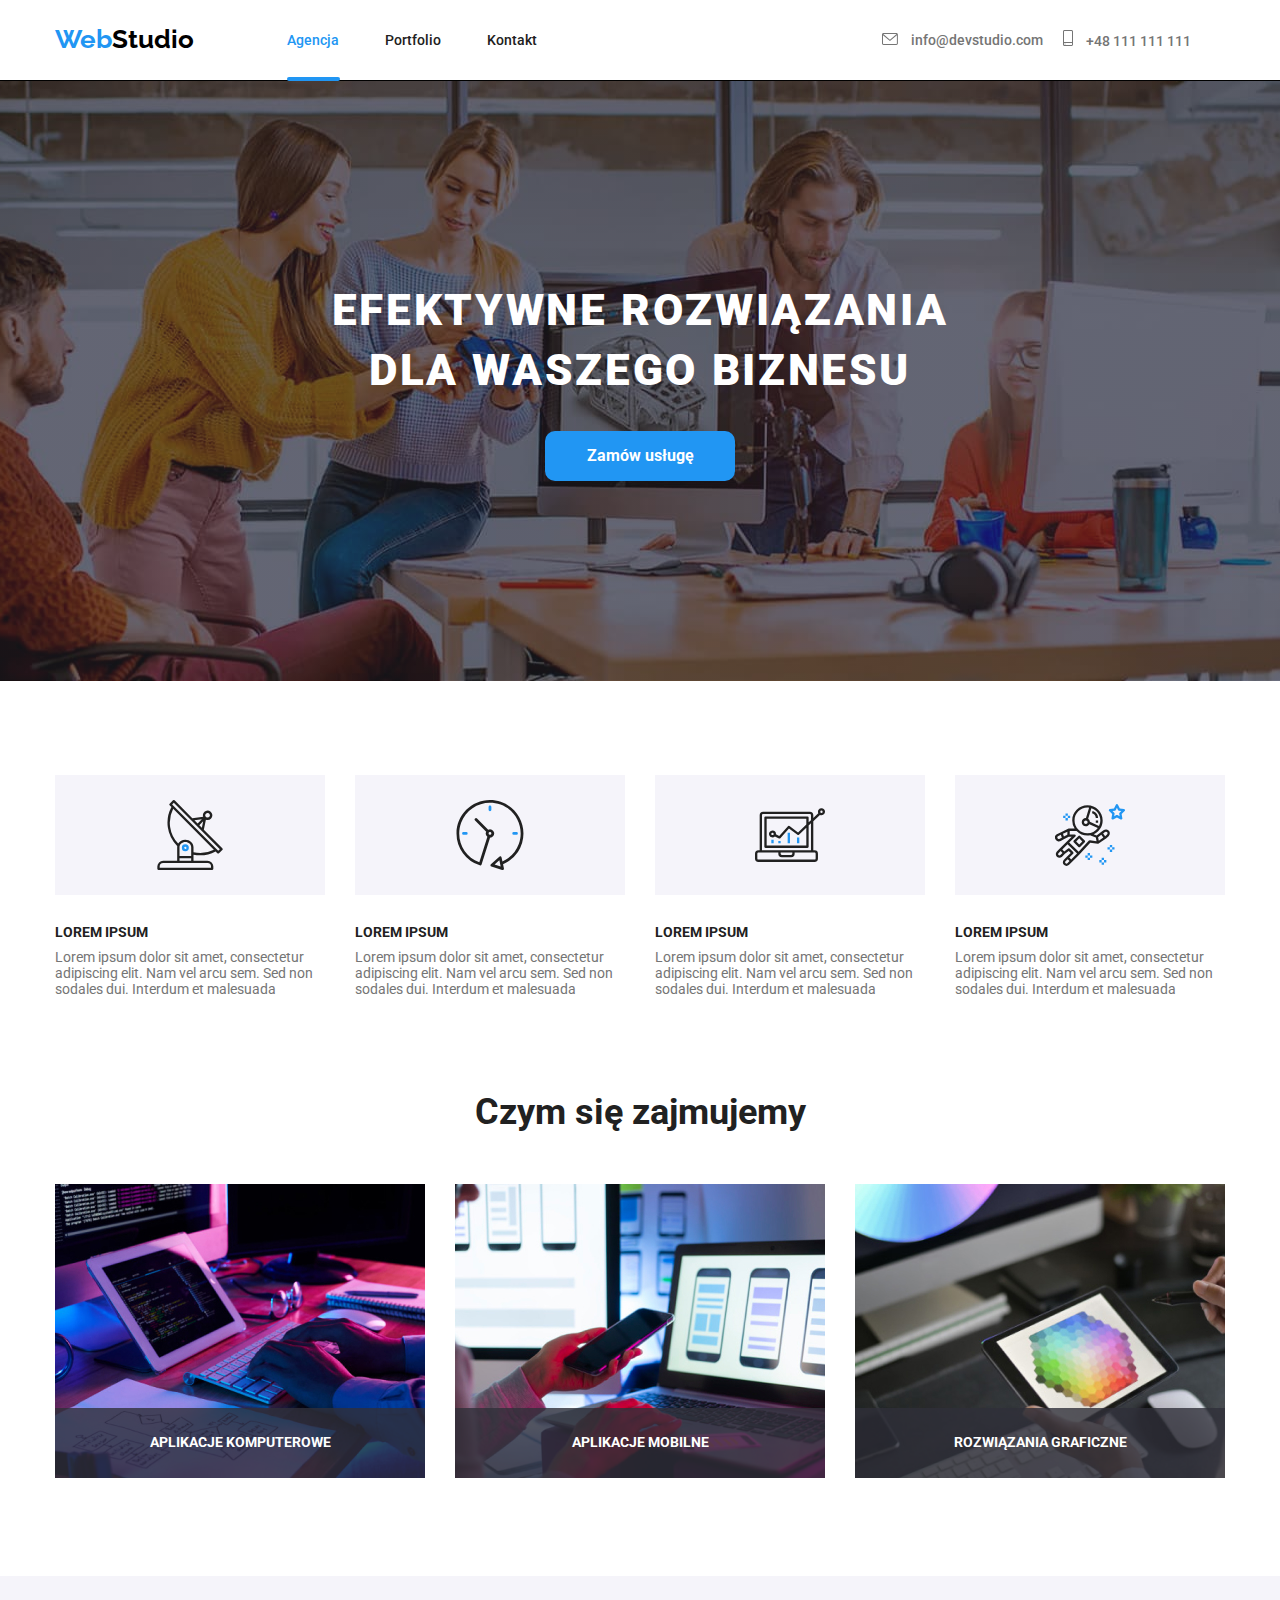
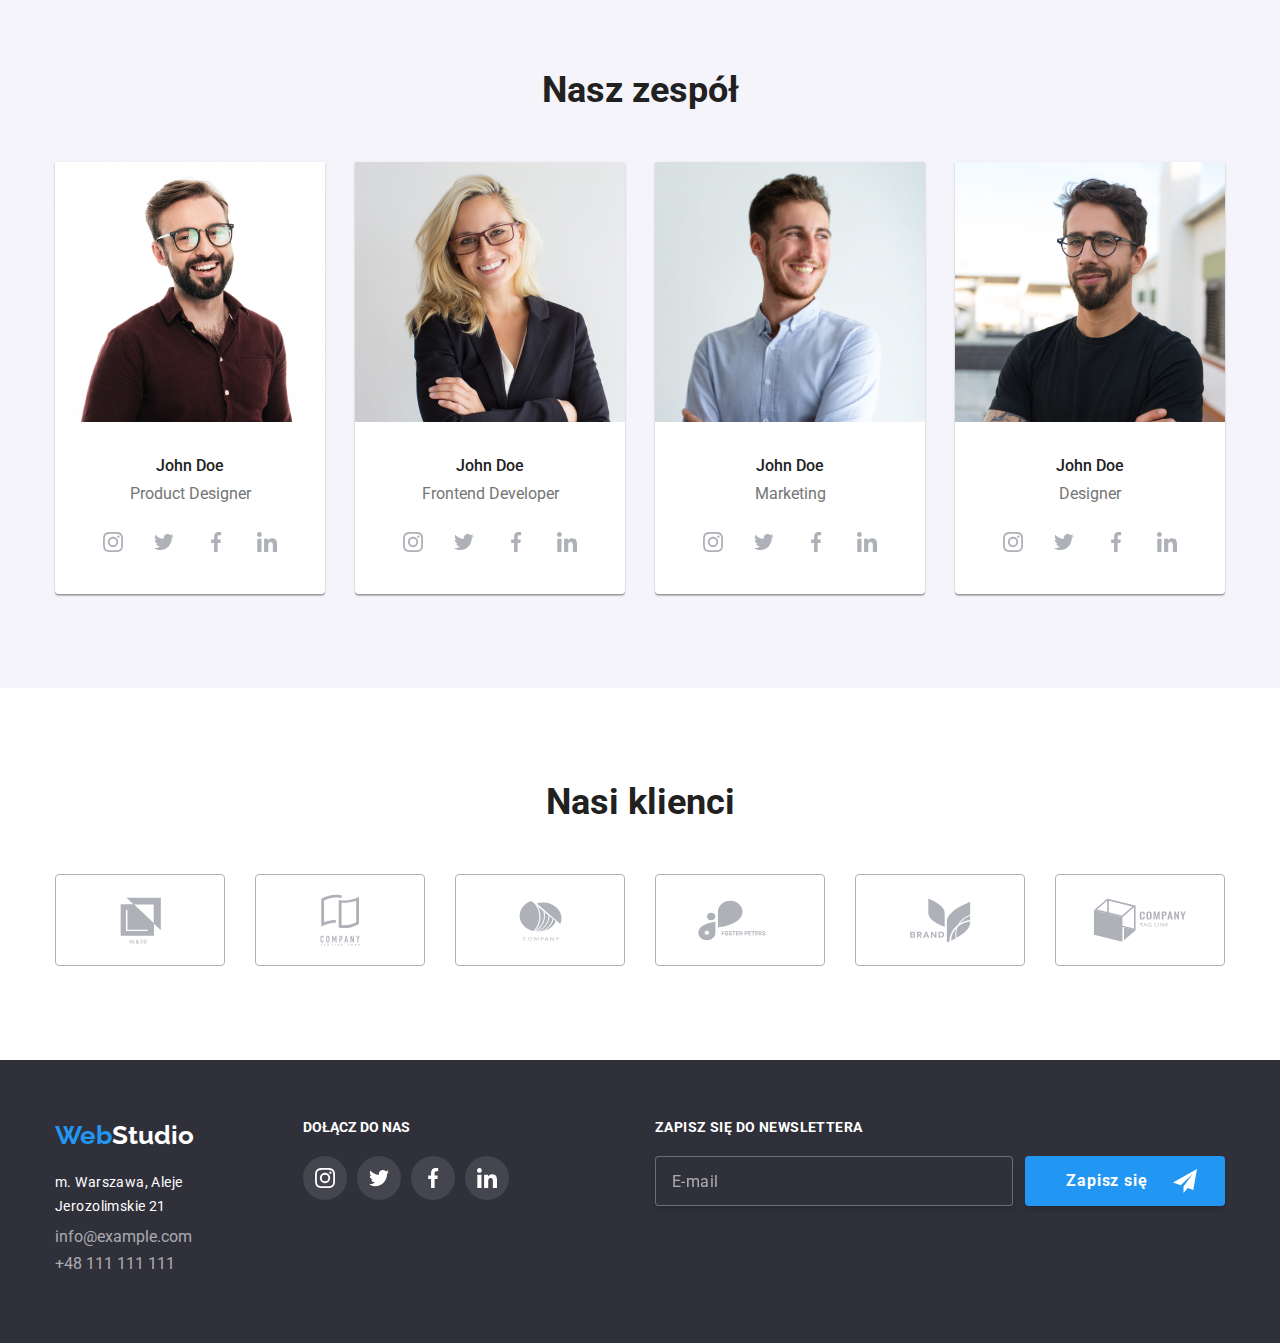
<file: index.html>
<!DOCTYPE html>
<html lang="pl">

<head>
    <meta charset="UTF-8">
    <meta http-equiv="X-UA-Compatible" content="IE=edge">
    <meta name="viewport" content="width=device-width, initial-scale=1.0">
    <title>Studio</title>
    <link rel="stylesheet"
        href="https://cdnjs.cloudflare.com/ajax/libs/modern-normalize/1.0.0/modern-normalize.min.css" />
    <link rel="preconnect" href="https://fonts.gstatic.com" crossorigin>
    <link
        href="https://fonts.googleapis.com/css2?family=Raleway:wght@700&family=Roboto:wght@400;500;700;900&display=swap"
        rel="stylesheet">
    <link href="./css/main.min.css" rel="stylesheet" />

</head>

<body>
    <header class="header header--dark">
        <div class="container">
            <a class="logo" href="./index.html"><span class="logo__accent-text">Web</span>Studio</a>
            <nav>
                <ul class="nav-list">
                    <li><a class="nav-list__link nav-list__link--site" href="./index.html">Agencja</a></li>
                    <li><a class="nav-list__link" href="./portfolio.html">Portfolio</a></li>
                    <li><a class="nav-list__link" href="./kontakt">Kontakt</a></li>
                </ul>
            </nav>
            <ul class="contact-list">
                <li><a class="contact-list__link" href=" mailto:info@devstudio.com">
                        <svg class="contact-list__link-icon" width="16" height="12">
                            <use href="./images/icons.svg#icon-envelope"></use>
                        </svg>
                        info@devstudio.com</a></li>
                <li><a class="contact-list__link" href="tel:+48111111111">
                        <svg class="contact-list__link-icon" width="10" height="16">
                            <use href="./images/icons.svg#icon-smartphone"></use>
                        </svg>
                        +48 111 111 111</a></li>
            </ul>
        </div>
    </header>
    <main>
        <section class="banner">
            <div class=" banner__box container">
                <h1 class="banner__text">EFEKTYWNE ROZWIĄZANIA DLA WASZEGO BIZNESU</h1>
                <button type="button" class="banner__btn" data-modal-open>Zamów usługę</button>
            </div>
        </section>
        <section class="container section no-padding">
            <ul class="description-list">
                <li>
                    <div class="description-list__icon">
                        <svg width="70" height="70">
                            <use href="./images/icons.svg#icon-antenna-1"></use>
                        </svg>
                    </div>
                    <h4 class="description-list__header">LOREM IPSUM</h4>
                    <p class="description-list__text">Lorem ipsum dolor sit amet, consectetur adipiscing elit. Nam vel
                        arcu sem. Sed non sodales
                        dui. Interdum et malesuada</p>
                </li>
                <li>
                    <div class="description-list__icon">
                        <svg width="70" height="70">
                            <use href="./images/icons.svg#icon-clock-1"></use>
                        </svg>
                    </div>
                    <h4 class="description-list__header">LOREM IPSUM</h4>
                    <p class="description-list__text">Lorem ipsum dolor sit amet, consectetur adipiscing elit. Nam vel
                        arcu sem. Sed non
                        sodales dui. Interdum et malesuada</p>
                </li>
                <li>
                    <div class="description-list__icon">
                        <svg width="70" height="70">
                            <use href="./images/icons.svg#icon-diagram-1"></use>
                        </svg>
                    </div>
                    <h4 class="description-list__header">LOREM IPSUM</h4>
                    <p class="description-list__text">Lorem ipsum dolor sit amet, consectetur adipiscing elit. Nam vel
                        arcu sem. Sed non
                        sodales dui. Interdum et malesuada</p>
                </li>
                <li>
                    <div class="description-list__icon">
                        <svg width="70" height="70">
                            <use href="./images/icons.svg#icon-astronaut-1"></use>
                        </svg>
                    </div>
                    <h4 class="description-list__header">LOREM IPSUM</h4>
                    <p class="description-list__text">Lorem ipsum dolor sit amet, consectetur adipiscing elit. Nam vel
                        arcu sem. Sed non
                        sodales dui. Interdum et malesuada</p>
                </li>
            </ul>
        </section>
        <section class="section">
            <div class=" services container">
                <h2 class="services__header">Czym się zajmujemy</h2>
                <ul class="services-list">
                    <li class="services-list__card">
                        <img src="./images/img1.jpg"
                            alt="Biurko z dwoma monitorami, jednym tabletem, okularami. Widoczne ręce osoby, która pisze na klawiaturze."
                            width="370" height="294" />
                        <p class="services-list__text">APLIKACJE KOMPUTEROWE</p>
                    </li>
                    <li class="services-list__card">
                        <img src="./images/img2.jpg"
                            alt="Osoba trzymająca smatfon, a przed nią laptop z ilustracjami trzech smartfonów."
                            width="370" height="294" />
                        <p class="services-list__text">APLIKACJE MOBILNE</p>
                    </li>
                    <li class="services-list__card">
                        <img src="./images/img3.jpg"
                            alt="Tablet trzymany w jednej ręce z paletą kolorów. W tle widoczny monitor, klawiatura, myszka i smartfon."
                            width="370" height="294" />
                        <p class="services-list__text">ROZWIĄZANIA GRAFICZNE</p>
                    </li>
                </ul>
            </div>
        </section>
        <section class="team-section section">
            <div class="container">
                <h2 class="team-section__header">Nasz zespół</h2>
                <ul class="team-list">
                    <li>
                        <figure class="team-list__card">
                            <img src="./images/img4.jpg"
                                alt="Zdjęcie John Doe. Mężczyzna w okularach, brązowe włosy i broda. Ubrany w bordową koszulę."
                                width="270" height="260" />
                            <figcaption class="team-caption">
                                <p class="team-caption__text">John Doe</p>
                                <p class="team-caption__job">Product Designer</p>
                                <div>
                                    <ul class="icons-list">
                                        <li class="icons-list__icon">
                                            <svg width="20" height="20">
                                                <use href="./images/icons.svg#icon-instagram-2"></use>
                                            </svg>
                                        </li>
                                        <li class="icons-list__icon">
                                            <svg width="20" height="20">
                                                <use href="./images/icons.svg#icon-Group"></use>
                                            </svg>
                                        </li>
                                        <li class="icons-list__icon">
                                            <svg width="20" height="20">
                                                <use href="./images/icons.svg#icon-facebook-1-1"></use>
                                            </svg>
                                        </li>
                                        <li class="icons-list__icon">
                                            <svg width="20" height="20">
                                                <use href="./images/icons.svg#icon-linkedin-1"></use>
                                            </svg>
                                        </li>
                                    </ul>
                                </div>
                            </figcaption>
                        </figure>
                    </li>
                    <li>
                        <figure class="team-list__card">
                            <img src="./images/img5.jpg"
                                alt="Zdjęcie John Doe. Kobieta w okularach, długie blond włosy. Ubrana w czarną marynarkę."
                                width="270" height="260" />
                            <figcaption class="team-caption">
                                <p class="team-caption__text">John Doe</p>
                                <p class="team-caption__job">Frontend Developer</p>
                                <div>
                                    <ul class="icons-list">
                                        <li class="icons-list__icon">
                                            <svg width="20" height="20">
                                                <use href="./images/icons.svg#icon-instagram-2"></use>
                                            </svg>
                                        </li>
                                        <li class="icons-list__icon">
                                            <svg width="20" height="20">
                                                <use href="./images/icons.svg#icon-Group"></use>
                                            </svg>
                                        </li>
                                        <li class="icons-list__icon">
                                            <svg width="20" height="20">
                                                <use href="./images/icons.svg#icon-facebook-1-1"></use>
                                            </svg>
                                        </li>
                                        <li class="icons-list__icon">
                                            <svg width="20" height="20">
                                                <use href="./images/icons.svg#icon-linkedin-1"></use>
                                            </svg>
                                        </li>
                                    </ul>
                                </div>
                            </figcaption>
                        </figure>
                    </li>
                    <li>
                        <figure class="team-list__card">
                            <img src="./images/img6.jpg"
                                alt="Zdjęcie John Doe. Mężczyzna z jasnymi brązowymi włosami i brodą.Ubrany w błękitną koszulę."
                                width="270" height="260" />
                            <figcaption class="team-caption">
                                <p class="team-caption__text">John Doe</p>
                                <p class="team-caption__job">Marketing</p>
                                <div>
                                    <ul class="icons-list">
                                        <li class="icons-list__icon">
                                            <svg width="20" height="20">
                                                <use href="./images/icons.svg#icon-instagram-2"></use>
                                            </svg>
                                        </li>
                                        <li class="icons-list__icon">
                                            <svg width="20" height="20">
                                                <use href="./images/icons.svg#icon-Group"></use>
                                            </svg>
                                        </li>
                                        <li class="icons-list__icon">
                                            <svg width="20" height="20">
                                                <use href="./images/icons.svg#icon-facebook-1-1"></use>
                                            </svg>
                                        </li>
                                        <li class="icons-list__icon">
                                            <svg width="20" height="20">
                                                <use href="./images/icons.svg#icon-linkedin-1"></use>
                                            </svg>
                                        </li>
                                    </ul>
                                </div>
                            </figcaption>
                        </figure>
                    </li>
                    <li>
                        <figure class="team-list__card">
                            <img src="./images/img7.jpg"
                                alt="Zdjęcie John Doe. Mężczyzna w okularach, brązowe włosy i broda. Ubrany w czarny t-shirt."
                                width="270" height="260" />
                            <figcaption class="team-caption">
                                <p class="team-caption__text">John Doe</p>
                                <p class="team-caption__job">Designer</p>
                                <div>
                                    <ul class="icons-list">
                                        <li class="icons-list__icon">
                                            <svg width="20" height="20">
                                                <use href="./images/icons.svg#icon-instagram-2"></use>
                                            </svg>
                                        </li>
                                        <li class="icons-list__icon">
                                            <svg width="20" height="20">
                                                <use href="./images/icons.svg#icon-Group"></use>
                                            </svg>
                                        </li>
                                        <li class="icons-list__icon">
                                            <svg width="20" height="20">
                                                <use href="./images/icons.svg#icon-facebook-1-1"></use>
                                            </svg>
                                        </li>
                                        <li class="icons-list__icon">
                                            <svg width="20" height="20">
                                                <use href="./images/icons.svg#icon-linkedin-1"></use>
                                            </svg>
                                        </li>
                                    </ul>
                                </div>
                            </figcaption>
                        </figure>
                    </li>
                </ul>
            </div>
        </section>
        <section class="customers">
            <div class="container">
                <h2 class="customers__header">Nasi klienci</h2>
                <ul class="customers-list">
                    <li class="customers-list__icon">
                        <svg width="41" height="47">
                            <use href="./images/icons.svg#icon-client-1"></use>
                        </svg>
                    </li>
                    <li class="customers-list__icon">
                        <svg width="40" height="52">
                            <use href="./images/icons.svg#icon-client-2"></use>
                        </svg>
                    </li>
                    <li class="customers-list__icon">
                        <svg width="43" height="41">
                            <use href="./images/icons.svg#icon-client-3"></use>
                        </svg>
                    </li>
                    <li class="customers-list__icon">
                        <svg width="88" height="41">
                            <use href="./images/icons.svg#icon-client-4"></use>
                        </svg>
                    </li>
                    <li class="customers-list__icon">
                        <svg width="63" height="45">
                            <use href="./images/icons.svg#icon-client-5"></use>
                        </svg>
                    </li>
                    <li class="customers-list__icon">
                        <svg width="94" height="44">
                            <use href="./images/icons.svg#icon-client-6"></use>
                        </svg>
                    </li>
                </ul>
            </div>
        </section>
    </main>
    <footer class="footer">
        <div class="container">
            <div>
                <a class="logo logo--light-theme" href="./index.html"><span
                        class="logo__accent-text">Web</span>Studio</a>
                <address class="footer__address">
                    m. Warszawa, Aleje Jerozolimskie 21
                </address>
                <address>
                    <ul class="contact-list-footer">
                        <li>
                            <a class="contact-list-footer__link" href="mailto:info@example.com">info@example.com</a>
                        </li>
                        <li>
                            <a class="contact-list-footer__link" href="+48111111111">+48 111 111 111</a>
                        </li>
                    </ul>
                </address>
            </div>
            <div class="footer__socials">
                <h5 class="footer__header">DOŁĄCZ DO NAS</h5>
                <ul class="footer-icons">
                    <li class="footer-icons__icon"><svg width="20" height="20">
                            <use href="./images/icons.svg#icon-instagram-2-1"></use>
                        </svg>
                    </li>
                    <li class="footer-icons__icon"><svg width="20" height="20">
                            <use href="./images/icons.svg#icon-twitter-1"></use>
                        </svg>
                    </li>
                    <li class="footer-icons__icon"><svg width="20" height="20">
                            <use href="./images/icons.svg#icon-facebook-1-1"></use>
                        </svg>
                    </li>
                    <li class="footer-icons__icon"><svg width="20" height="20">
                            <use href="./images/icons.svg#icon-linkedin-1-1"></use>
                        </svg>
                    </li>
                </ul>
            </div>
            <form class="fieldset-footer" name="signup-form">
                <fieldset class="fieldset-footer">
                    <legend class="fieldset-footer__legend">ZAPISZ SIĘ DO NEWSLETTERA</legend>
                    <label>
                        <input class="fieldset-footer__input" type="email" name="email" placeholder="E-mail" />
                    </label>
                    <button class="fieldset-footer__btn" type="submit">Zapisz się
                        <svg class="fieldset-footer__btn-icon" width="24" height="24">
                            <use href="./images/icons.svg#icon-icon-send"></use>
                        </svg>
                    </button>
                </fieldset>
            </form>
        </div>
    </footer>
    <div class="backdrop is-hidden" data-modal>
        <div class="modal">
            <button type="button" class="modal_close-btn" data-modal-close>x</button>
            <form class="modal__form" name="user-data-order">
                <fieldset class="modal__fieldset">
                    <legend class="modal__legend">Zostaw swoje dane w formularzu poniżej</legend>
                    <fieldset class="modal__fieldset-secondary">
                        <svg class="modal__icon" width="18" height="18">
                            <use href="./images/icons.svg#icon-person-black-18dp-1"></use>
                        </svg>
                        <label class="modal__label" for="user-name">Imie</label>
                        <input class="modal__input" type="text" name="name" id="user-name" />
                    </fieldset>
                    <fieldset class="modal__fieldset-secondary">
                        <svg class="modal__icon" width="18" height="18">
                            <use href="./images/icons.svg#icon-phone-black-18dp-1"></use>
                        </svg>
                        <label class="modal__label" for="user-telephone">Telefon</label>
                        <input class="modal__input" type="tel" name="telephone" id="user-telephone" />
                    </fieldset>
                    <fieldset class="modal__fieldset-secondary">
                        <svg class="modal__icon" width="18" height="18">
                            <use href="./images/icons.svg#icon-email-black-18dp-1"></use>
                        </svg>
                        <label class="modal__label" for="user-email">Email</label>
                        <input class="modal__input" type="email" name="email" id="user-email" />
                    </fieldset>
                    <fieldset class="modal__fieldset-secondary">
                        <label class="modal__label" for="user-feedback">Komentarz</label>
                        <textarea class="modal__input-textarea" name="feedback" id="user-feedback"
                            placeholder="Wprowadź tekst"></textarea>
                    </fieldset>
                    <fieldset class="checkbox">
                        <label class="checkbox__label">
                            <input class="checkbox__input" type="checkbox" name="agree-to-terms-and-conditions"
                                value="agree-to-terms-and-conditions" />
                            <span>
                                <svg class="checkbox__icon" width="16" height="15">
                                    <use href="./images/icons.svg#icon-ptaszek"></use>
                                </svg> Oświadczam iż akceptuję
                                <a class="checkbox__link" href="#terms-and-conditions">Regulamin</a> i
                                <a class="checkbox__link" href="#privacy-policy">Politykę Prywatności.</a>
                            </span>
                        </label>
                    </fieldset>
                </fieldset>
                <button type="submit" class="modal_btn">Wyślij</button>
            </form>
        </div>
    </div>
    <script src="./js/modal.js"></script>
</body>

</html>
</file>
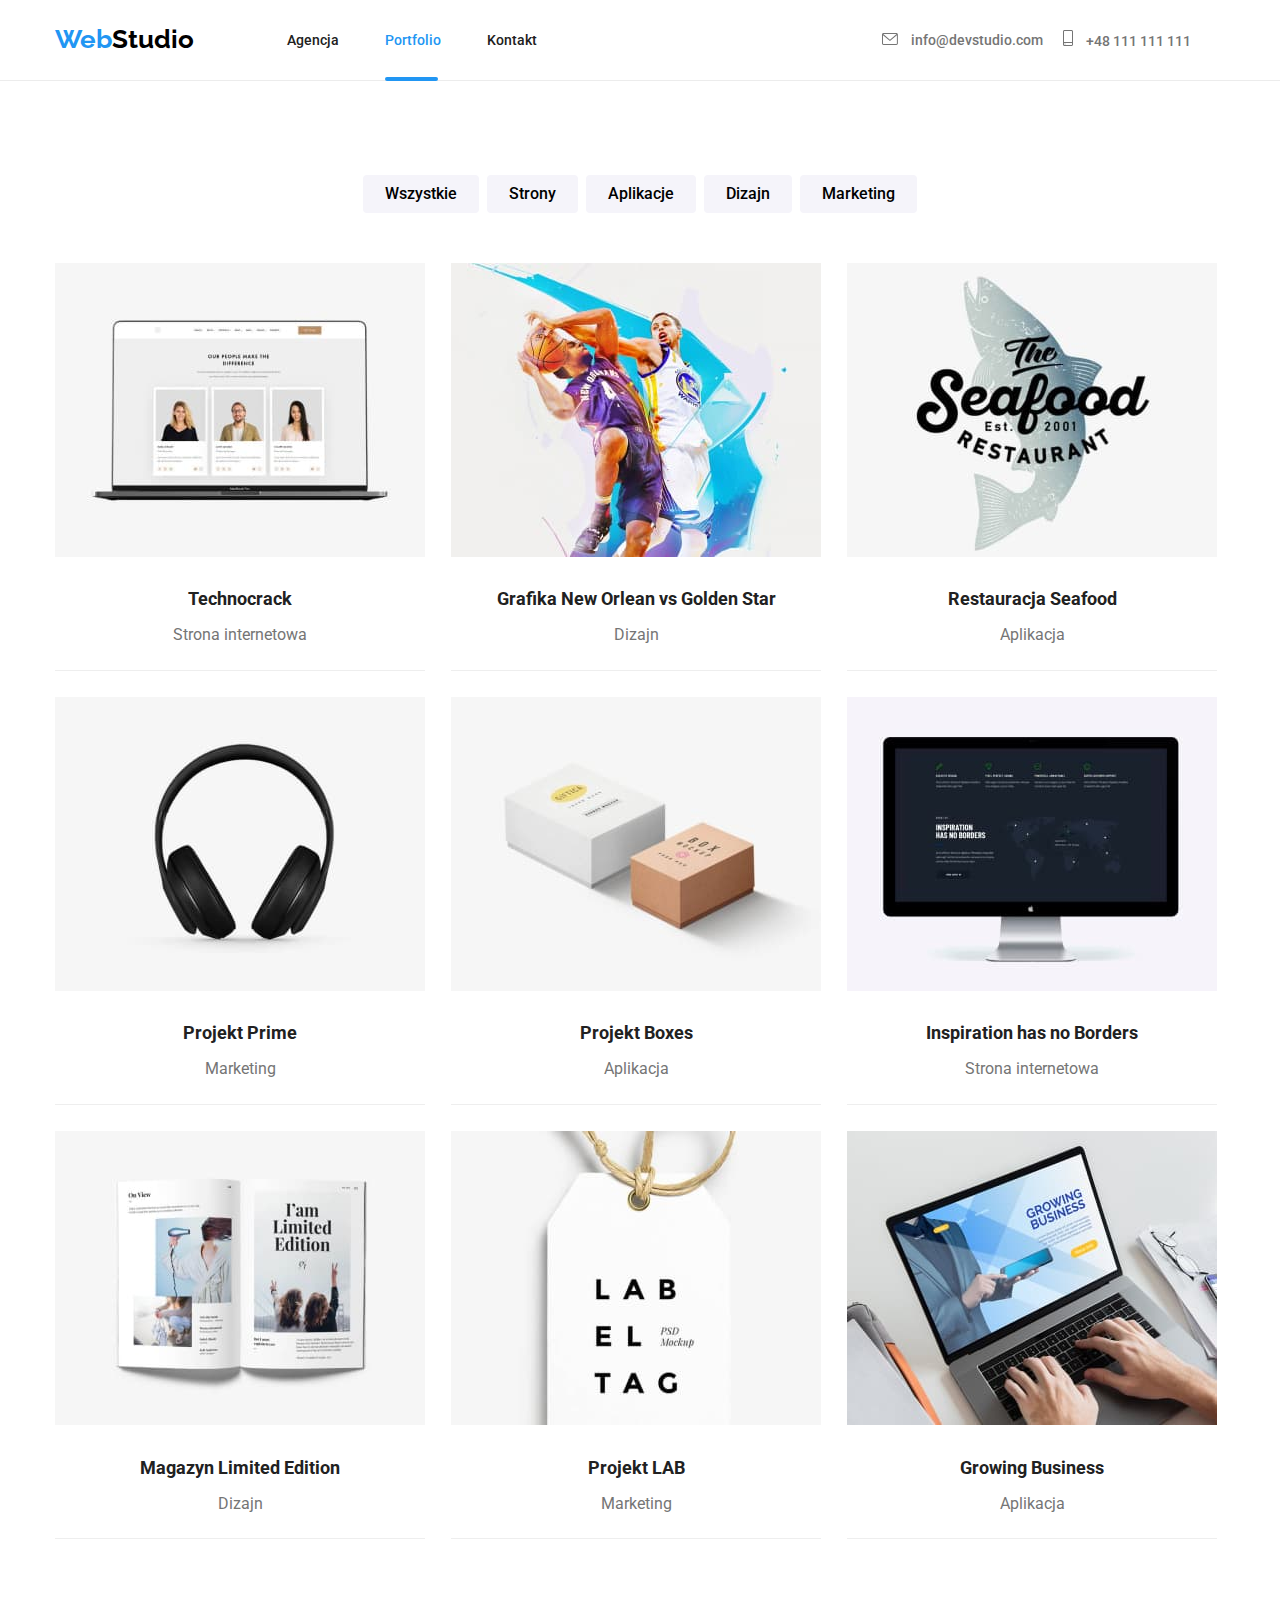
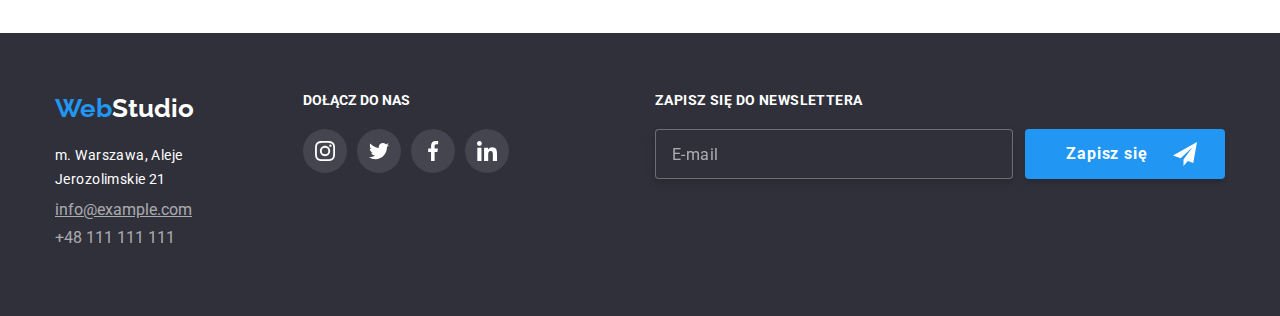
<file: portfolio.html>
<!DOCTYPE html>
<html lang="pl">

<head>
    <meta charset="UTF-8">
    <meta http-equiv="X-UA-Compatible" content="IE=edge">
    <meta name="viewport" content="width=device-width, initial-scale=1.0">
    <title>Portfolio</title>
    <link rel="preconnect" href="https://fonts.gstatic.com" crossorigin>
    <link rel="stylesheet"
        href="https://cdnjs.cloudflare.com/ajax/libs/modern-normalize/1.0.0/modern-normalize.min.css" />
    <link
        href="https://fonts.googleapis.com/css2?family=Raleway:wght@700&family=Roboto:wght@400;500;700;900&display=swap"
        rel="stylesheet">
    <link href="./css/main.min.css" rel="stylesheet" />
</head>

<body>
    <header class="header header--light">
        <div class="container">
            <a class="logo" href="./index.html"><span class="logo__accent-text">Web</span>Studio</a>
            <nav>
                <ul class="nav-list">
                    <li><a class="nav-list__link" href="./index.html">Agencja</a></li>
                    <li><a class="nav-list__link nav-list__link--site" href="./portfolio.html">Portfolio</a></li>
                    <li><a class="nav-list__link" href="./kontakt">Kontakt</a></li>
                </ul>
            </nav>
            <ul class="contact-list">
                <li><a class="contact-list__link" href=" mailto:info@devstudio.com">
                        <svg class="contact-list__link-icon" width="16" height="12">
                            <use href="./images/icons.svg#icon-envelope"></use>
                        </svg>
                        info@devstudio.com</a></li>
                <li><a class="contact-list__link" href="tel:+48111111111">
                        <svg class="contact-list__link-icon" width="10" height="16">
                            <use href="./images/icons.svg#icon-smartphone"></use>
                        </svg>
                        +48 111 111 111</a></li>
            </ul>
        </div>
    </header>
    <main>
        <div class="section">
            <div class="container">
                <ul class="btn-list">
                    <li><button type="button" class="btn-list__portfolio">Wszystkie</button></li>
                    <li><button type="button" class="btn-list__portfolio">Strony</button></li>
                    <li><button type="button" class="btn-list__portfolio">Aplikacje</button></li>
                    <li><button type="button" class="btn-list__portfolio">Dizajn</button></li>
                    <li><button type="button" class="btn-list__portfolio">Marketing</button></li>

                </ul>
            </div>
            <div class="container">
                <ul class="grid">
                    <li class="grid__box">
                        <figure class="grid__box-card">
                            <div class="grid__card">
                                <img src="./images/img8.jpg" alt="Komputer ze stroną internetową." width="370"
                                    height="294" />
                                <p class="grid__card-on-top">Technocrack jest popularną platformą wykorzystywaną do
                                    rozpowszechniania koronawirusa.
                                    Firmy wykorzystują tę platformę
                                    do celów szpiegowskich i ataków na niezabezpieczone serwery konkurencji</p>
                            </div>
                            <figcaption>
                                <p class="grid__card-description">Technocrack</p>
                                <p class="grid__card-description-secondary">Strona internetowa</p>
                            </figcaption>
                        </figure>

                    </li>
                    <li class="grid__box">
                        <figure class="grid__box-card">
                            <div class="grid__card">
                                <img src="./images/img9.jpg" alt="Dwóch koszykarzy walczy o piłkę." width="370"
                                    height="294" />
                                <p class="grid__card-on-top">Technocrack jest popularną platformą wykorzystywaną do
                                    rozpowszechniania koronawirusa.
                                    Firmy wykorzystują tę platformę
                                    do celów szpiegowskich i ataków na niezabezpieczone serwery konkurencji</p>
                            </div>
                            <figcaption>
                                <p class="grid__card-description">Grafika New Orlean vs Golden Star</p>
                                <p class="grid__card-description-secondary">Dizajn</p>
                            </figcaption>
                        </figure>
                    </li>
                    <li class="grid__box">
                        <figure class="grid__box-card">
                            <div class="grid__card">
                                <img src="./images/img10.jpg" alt="Logo The Seafood Restaurant" width="370"
                                    height="294" />
                                <p class="grid__card-on-top">Technocrack jest popularną platformą wykorzystywaną do
                                    rozpowszechniania koronawirusa.
                                    Firmy wykorzystują tę platformę
                                    do celów szpiegowskich i ataków na niezabezpieczone serwery konkurencji</p>
                            </div>
                            <figcaption>
                                <p class="grid__card-description">Restauracja Seafood</p>
                                <p class="grid__card-description-secondary">Aplikacja</p>
                            </figcaption>
                        </figure>
                    </li>
                    <li class="grid__box">
                        <figure class="grid__box-card">
                            <div class="grid__card">
                                <img src="./images/img11.jpg" alt="Czarne słuchawki nauszne" width="370" height="294" />
                                <p class="grid__card-on-top">Technocrack jest popularną platformą wykorzystywaną do
                                    rozpowszechniania koronawirusa.
                                    Firmy wykorzystują tę platformę
                                    do celów szpiegowskich i ataków na niezabezpieczone serwery konkurencji</p>
                            </div>
                            <figcaption>
                                <p class="grid__card-description">Projekt Prime</p>
                                <p class="grid__card-description-secondary">Marketing</p>
                            </figcaption>
                        </figure>
                    </li>
                    <li class="grid__box">
                        <figure class="grid__box-card">
                            <div class="grid__card">
                                <img src="./images/img12.jpg" alt="Dwa pudełka. Jedno białe, drugie brązowe."
                                    width="370" height="294" />
                                <p class="grid__card-on-top">Technocrack jest popularną platformą wykorzystywaną do
                                    rozpowszechniania koronawirusa.
                                    Firmy wykorzystują tę platformę
                                    do celów szpiegowskich i ataków na niezabezpieczone serwery konkurencji</p>
                            </div>
                            <figcaption>
                                <p class="grid__card-description">Projekt Boxes</p>
                                <p class="grid__card-description-secondary">Aplikacja</p>
                            </figcaption>
                        </figure>
                    </li>
                    <li class="grid__box">
                        <figure class="grid__box-card">
                            <div class="grid__card">
                                <img src="./images/img13.jpg" alt="Monitor ze stroną internetową." width="370"
                                    height="294" />
                                <p class="grid__card-on-top">Technocrack jest popularną platformą wykorzystywaną do
                                    rozpowszechniania koronawirusa.
                                    Firmy wykorzystują tę platformę
                                    do celów szpiegowskich i ataków na niezabezpieczone serwery konkurencji</p>
                            </div>
                            <figcaption>
                                <p class="grid__card-description">Inspiration has no Borders</p>
                                <p class="grid__card-description-secondary">Strona internetowa</p>
                            </figcaption>
                        </figure>
                    </li>
                    <li class="grid__box">
                        <figure class="grid__box-card">
                            <div class="grid__card">
                                <img src="./images/img14.jpg" alt="Otwarty magazyn" width="370" height="294" />
                                <p class="grid__card-on-top">Technocrack jest popularną platformą wykorzystywaną do
                                    rozpowszechniania koronawirusa.
                                    Firmy wykorzystują tę platformę
                                    do celów szpiegowskich i ataków na niezabezpieczone serwery konkurencji</p>
                            </div>
                            <figcaption>
                                <p class="grid__card-description">Magazyn Limited Edition</p>
                                <p class="grid__card-description-secondary">Dizajn</p>
                            </figcaption>
                        </figure>
                    </li>
                    <li class="grid__box">
                        <figure class="grid__box-card">
                            <div class="grid__card">
                                <img src="./images/img15.jpg" alt="Zawieszka z napisem LAB EL TAG" width="370"
                                    height="294" />
                                <p class="grid__card-on-top">Technocrack jest popularną platformą wykorzystywaną do
                                    rozpowszechniania koronawirusa.
                                    Firmy wykorzystują tę platformę
                                    do celów szpiegowskich i ataków na niezabezpieczone serwery konkurencji</p>
                            </div>
                            <figcaption>
                                <p class="grid__card-description">Projekt LAB</p>
                                <p class="grid__card-description-secondary">Marketing</p>
                            </figcaption>
                        </figure>
                    </li>
                    <li class="grid__box">
                        <figure class="grid__box-card">
                            <div class="grid__card">
                                <img src="./images/img16.jpg" alt="Laptop ze stroną internetową- Growing Business"
                                    width="370" height="294" />
                                <p class="grid__card-on-top">Technocrack jest popularną platformą wykorzystywaną do
                                    rozpowszechniania koronawirusa.
                                    Firmy wykorzystują tę platformę
                                    do celów szpiegowskich i ataków na niezabezpieczone serwery konkurencji</p>
                            </div>
                            <figcaption>
                                <p class="grid__card-description">Growing Business</p>
                                <p class="grid__card-description-secondary">Aplikacja</p>
                            </figcaption>
                        </figure>
                    </li>
                </ul>
            </div>
        </div>
    </main>
    <footer class="footer">
        <div class="container">
            <div>
                <a class="logo logo logo--light-theme" href="./index.html"><span
                        class="logo__accent-text">Web</span>Studio</a>
                <address class="footer__address">
                    m. Warszawa, Aleje Jerozolimskie 21
                </address>
                <address>
                    <ul class="contact-list-footer">
                        <li>
                            <a class="contact-list-footer__link contact-list-footer__link--underline"
                                href="mailto:info@example.com">info@example.com</a>
                        </li>
                        <li>
                            <a class="contact-list-footer__link" href="+48111111111">+48 111 111 111</a>
                        </li>
                    </ul>
                </address>
            </div>
            <div class="footer__socials">
                <h5 class="footer__header">DOŁĄCZ DO NAS</h5>
                <ul class="footer-icons">
                    <li class="footer-icons__icon"><svg width="20" height="20">
                            <use href="./images/icons.svg#icon-instagram-2-1"></use>
                        </svg>
                    </li>
                    <li class="footer-icons__icon"><svg width="20" height="20">
                            <use href="./images/icons.svg#icon-twitter-1"></use>
                        </svg>
                    </li>
                    <li class="footer-icons__icon"><svg width="20" height="20">
                            <use href="./images/icons.svg#icon-facebook-1-1"></use>
                        </svg>
                    </li>
                    <li class="footer-icons__icon"><svg width="20" height="20">
                            <use href="./images/icons.svg#icon-linkedin-1-1"></use>
                        </svg>
                    </li>
                </ul>
            </div>
            <form class="fieldset-footer" name="signup-form">
                <fieldset class="fieldset-footer">
                    <legend class="fieldset-footer__legend">ZAPISZ SIĘ DO NEWSLETTERA</legend>
                    <label>
                        <input class="fieldset-footer__input" type="email" name="email" placeholder="E-mail" />
                    </label>
                    <button class="fieldset-footer__btn" type="submit">Zapisz się
                        <svg class="fieldset-footer__btn-icon" width="24" height="24">
                            <use href="./images/icons.svg#icon-icon-send"></use>
                        </svg>
                    </button>
                </fieldset>
            </form>
        </div>
    </footer>
</body>

</html>
</file>
<file: css/main.min.css>
:root{--brand-color: #2196f3;--brand-color-2: #2f303a}body{font-family:"Roboto","Raleway",sans-serif;color:#212121}.container{width:100%;max-width:1200px;padding:0 15px;margin:0 auto}.section{padding-top:94px;padding-bottom:94px}.is-hidden{opacity:0;visibility:hidden;pointer-events:none;transform:scale(0.75);transition-duration:250ms;transition-timing-function:cubic-bezier(0.4, 0, 0.2, 1)}h1,h2,h4,h5,p,ul,address,fieldset,textarea{margin:0;padding:0;list-style:none;font-style:normal;resize:none}.no-padding{padding-bottom:0}.header{font-size:14px;font-weight:500;line-height:1.19}.header>.container{display:flex;align-items:center}.header--dark{border-bottom:1px solid #000}.header--light{border-bottom:1px solid #ececec}.nav-list{display:flex;margin-right:345px;margin-left:93px}.nav-list__link{color:#212121;text-decoration:none;transition-property:color;transition-duration:250ms;transition-timing-function:cubic-bezier(0.4, 0, 0.2, 1)}.nav-list__link--site{color:var(--brand-color)}.nav-list__link:hover,.nav-list__link:focus{color:var(--brand-color);fill:#2196f3}.nav-list__link--site{position:relative;width:-webkit-max-content;width:-moz-max-content;width:max-content;height:-webkit-max-content;height:-moz-max-content;height:max-content}.nav-list__link--site::after{content:"";position:absolute;height:4px;width:53px;top:45px;left:0;background:var(--brand-color);border-radius:2px}.nav-list [href="./portfolio.html"]{margin-left:46px;margin-right:46px}.contact-list{display:flex;align-items:center;-webkit-padding-start:0;padding-inline-start:0}.contact-list__link{text-decoration:none;color:#757575;fill:#757575;transition-property:color,fill;transition-duration:250ms;transition-timing-function:cubic-bezier(0.4, 0, 0.2, 1)}.contact-list__link-icon{margin-right:10px}.contact-list__link:hover,.contact-list__link:focus{color:var(--brand-color);fill:#2196f3}.contact-list [href="tel:+48111111111"]{margin-left:20px}.logo{font-family:"Raleway";font-weight:700;font-size:26px;line-height:1.19;text-decoration:none;color:#000}.logo__accent-text{color:var(--brand-color)}.logo--light-theme{color:#fff;display:flex;margin-bottom:20px}.header .logo{padding-bottom:25px;padding-top:24px}.banner{background-color:var(--brand-color-2);display:flex;text-align:center;padding-top:200px;padding-bottom:200px;background-image:linear-gradient(to left, rgba(47, 48, 58, 0.4), rgba(47, 48, 58, 0.4)),url("../images/img17.jpg");background-position:center;background-size:cover;max-width:1600px;margin:0 auto}.banner__text{font-size:44px;font-weight:900;line-height:1.36;color:#fff;letter-spacing:.06em;max-width:696px;margin:0 auto}.banner__btn{cursor:pointer;background-color:var(--brand-color);border:0;font-size:16px;font-weight:700;line-height:1.87;color:#fff;margin-top:30px;padding:10px 41px 10px 42px;border-radius:10px}.description-list{font-weight:400;font-size:14px;line-height:1.14;color:#757575;display:flex;gap:30px}.description-list__icon{background:#f5f4fa;margin-bottom:30px;width:270px;height:120px;display:flex;justify-content:center;align-items:center}.description-list__text{padding-top:10px}.description-list__header{font-weight:700;font-size:14px;line-height:1.14;color:#212121}.services__header{font-weight:700;font-size:36px;line-height:1.16;color:#212121;text-align:center}.services-list{display:flex;gap:30px;padding-top:50px}.services-list__text{padding:27px 90px;font-weight:700;font-size:14px;text-align:center;line-height:1.14;position:absolute;top:224.044px;width:100%;color:#fff;background-color:rgba(47,48,58,.8)}.services-list .services-list__card{position:relative}.team-section{background-color:#f5f4fa}.team-section__header{font-weight:700;font-size:36px;line-height:1.16;color:#212121;text-align:center}.team-list{display:flex;justify-content:center;text-align:center;gap:30px;width:1170px}.team-list__card{margin:auto;background:#fff;box-shadow:0px 1px 3px rgba(0,0,0,.12),0px 1px 1px rgba(0,0,0,.14),0px 2px 1px rgba(0,0,0,.2);border-radius:0px 0px 4px 4px;margin-top:50px}.team-caption{padding-top:30px;padding-bottom:30px}.team-caption__text{font-weight:500;font-size:16px;line-height:1.18;color:#212121;padding-bottom:10px}.team-caption__job{font-weight:400;font-size:16px;line-height:1.18;color:#757575}.icons-list{display:flex;justify-content:space-around;margin:0 32px}.icons-list__icon{height:44px;width:44px;display:flex;align-items:center;justify-content:center;margin-top:16px;border-radius:50%;fill:#afb1b8;transition-property:background-color,fill;transition-duration:250ms;transition-timing-function:cubic-bezier(0.4, 0, 0.2, 1)}.icons-list__icon:hover,.icons-list__icon:focus{background:var(--brand-color);fill:#fff;cursor:pointer}.customers{padding:94px 0}.customers__header{font-weight:700;font-size:36px;line-height:1.16;color:#212121;text-align:center}.customers-list{display:flex;align-items:center;justify-content:space-between;margin-top:50px}.customers-list__icon{width:170px;height:92px;border:1px solid #afb1b8;border-radius:4px;display:flex;justify-content:center;align-items:center;transition-property:fill,border;transition-duration:250ms;transition-timing-function:cubic-bezier(0.4, 0, 0.2, 1);fill:#afb1b8}.customers-list__icon:hover,.customers-list__icon:focus{border:1px solid #2196f3;border-radius:4px;cursor:pointer;fill:#2196f3}.btn-list{display:flex;justify-content:center;padding-bottom:50px}.btn-list__portfolio{cursor:pointer;background-color:#f5f4fa;border:0;font-size:16px;font-weight:500;line-height:1.62;color:#000;padding:6px 22px 6px 22px;border-radius:4px;margin:0 4px;transition-property:background-color,color;transition-duration:250ms;transition-timing-function:cubic-bezier(0.4, 0, 0.2, 1)}.btn-list__portfolio:hover,.btn-list__portfolio:focus{color:#fff;background-color:var(--brand-color);box-shadow:0px 3px 1px rgba(0,0,0,.1),0px 1px 2px rgba(0,0,0,.08),0px 2px 2px rgba(0,0,0,.12)}.grid{display:flex;flex-wrap:wrap;gap:26px;text-align:center}.grid__box{transition-property:box-shadow;transition-duration:250ms;transition-timing-function:cubic-bezier(0.4, 0, 0.2, 1)}.grid__box:hover{background:#fff;box-shadow:0px 1px 1px rgba(0,0,0,.12),0px 4px 4px rgba(0,0,0,.06),1px 4px 6px rgba(0,0,0,.16);cursor:pointer}.grid__box-card{margin:0;background:#fff;border-bottom:1px solid #eee}.grid__card{position:relative;overflow:hidden}.grid__box:hover .grid__card-on-top{transform:translateY(-100%)}.grid__card-on-top{position:absolute;width:370px;height:294px;background-color:rgba(33,150,243,.9);text-align:center;padding:49px 45px 49px 24px;font-weight:400;font-size:18px;line-height:1.55;letter-spacing:.03em;color:#fff;transform:translateY(0);transition-duration:250ms;transition-timing-function:cubic-bezier(0.4, 0, 0.2, 1)}.grid__card-description{font-weight:700;font-size:18px;line-height:2;color:#212121;padding-top:20px}.grid__card-description-secondary{font-weight:400;font-size:16px;line-height:1.8;color:#757575;padding-top:4px;padding-bottom:20px}.backdrop{position:fixed;left:0;top:0;height:100%;width:100%;background:rgba(0,0,0,.2);transform:scale(1);transition-duration:250ms;transition-timing-function:cubic-bezier(0.4, 0, 0.2, 1)}.modal{position:absolute;top:50%;left:50%;transform:translate(-50%, -50%);width:528px;height:581px;background:#fff;box-shadow:0px 1px 3px rgba(0,0,0,.12),0px 1px 1px rgba(0,0,0,.14),0px 2px 1px rgba(0,0,0,.2);border-radius:4px}.modal_close-btn{position:absolute;top:8px;right:8px;width:30px;height:30px;background:#fff;border:1px solid rgba(0,0,0,.1);border-radius:50%;cursor:pointer}.modal__form{display:flex;flex-direction:column;align-items:center;margin-bottom:40px}.modal__fieldset{display:flex;flex-direction:column;border:0;margin-top:40px;margin-left:40px;margin-right:40px;margin-bottom:30px}.modal__legend{font-weight:700;font-size:20px;line-height:1.15;text-align:center;letter-spacing:.03em;color:#212121;margin-bottom:12px}.modal__fieldset-secondary{border:0;position:relative}.modal__icon{position:absolute;top:29px;left:12px;transition-property:fill;transition-duration:250ms;transition-timing-function:cubic-bezier(0.4, 0, 0.2, 1)}.modal__label{font-weight:400;font-size:12px;line-height:1.16;letter-spacing:.01em;color:#757575;display:flex;flex-direction:column;margin-bottom:4px}.modal__input{width:448px;height:40px;border:1px solid rgba(33,33,33,.2);border-radius:4px;margin-bottom:10px;padding-left:42px;padding-right:16px;padding-top:12px;padding-bottom:12px;font-weight:400;font-size:12px;line-height:1.16;letter-spacing:.01em;color:#000;outline:none;transition-property:border-color;transition-duration:250ms;transition-timing-function:cubic-bezier(0.4, 0, 0.2, 1)}.modal__input-textarea{width:448px;height:120px;border:1px solid rgba(33,33,33,.2);border-radius:4px;padding-left:16px;padding-right:16px;padding-top:12px;padding-bottom:12px;font-weight:400;font-size:12px;line-height:1.16;letter-spacing:.01em;color:#000;outline:none;transition-property:border-color;transition-duration:250ms;transition-timing-function:cubic-bezier(0.4, 0, 0.2, 1)}.modal__input-textarea::-moz-placeholder{font-weight:400;font-size:12px;line-height:1.16;letter-spacing:.01em;color:rgba(117,117,117,.5)}.modal__input-textarea:-ms-input-placeholder{font-weight:400;font-size:12px;line-height:1.16;letter-spacing:.01em;color:rgba(117,117,117,.5)}.modal__input-textarea::placeholder{font-weight:400;font-size:12px;line-height:1.16;letter-spacing:.01em;color:rgba(117,117,117,.5)}.modal_btn{font-weight:700;font-size:16px;line-height:1.87;letter-spacing:.06em;color:#fff;background-color:var(--brand-color);border:0;box-shadow:0px 4px 4px rgba(0,0,0,.15);border-radius:4px;width:200px;height:50px;padding:0;cursor:pointer}.modal__input:focus,.modal__input-textarea:focus,.modal__fieldset-secondary:has(input:focus) .modal__icon{border-color:var(--brand-color);fill:#2196f3}.checkbox{text-align:center;border:0;position:relative}.checkbox__label{font-weight:400;font-size:14px;line-height:1.71;letter-spacing:.03em;color:#757575;margin-top:20px}.checkbox__input{cursor:pointer;z-index:12;width:16px;height:15px;opacity:0}.checkbox__link{color:var(--brand-color)}.checkbox__icon{position:absolute;top:3px;left:16px;border:solid 2px #000;border-radius:2px;transition-property:background-color,border;transition-duration:250ms;transition-timing-function:cubic-bezier(0.4, 0, 0.2, 1);cursor:pointer}.checkbox__input:checked+span svg{background-color:#2196f3;border:none}.footer{background-color:var(--brand-color-2);color:#fff;text-align:start;padding-top:60px;padding-bottom:60px;display:flex}.footer__header{font-weight:700;font-size:14px;line-height:1.14}.footer .container{display:flex}.footer__socials{margin-left:70px}.footer__address{font-weight:400;font-size:14px;line-height:1.71;letter-spacing:.03em}.contact-list-footer__link{margin:9px 0;display:flex;text-decoration:none;color:rgba(255,255,255,.6);fill:#757575;transition-property:color,fill;transition-duration:250ms;transition-timing-function:cubic-bezier(0.4, 0, 0.2, 1)}.contact-list-footer__link--underline{text-decoration:underline}.contact-list-footer__link:hover,.contact-list-footer__link:focus{color:var(--brand-color);fill:#2196f3}.footer-icons{display:flex}.footer-icons__icon{height:44px;width:44px;display:flex;align-items:center;justify-content:center;background:rgba(255,255,255,.1);border-radius:50%;margin-right:10px;margin-top:20px;transition-property:background-color;transition-duration:250ms;transition-timing-function:cubic-bezier(0.4, 0, 0.2, 1);fill:#fff}.footer-icons__icon:hover,.footer-icons__icon:focus{background:#2196f3;cursor:pointer}.fieldset-footer{border:0;display:flex;margin-left:68px}.fieldset-footer ::-moz-placeholder{font-size:16px;line-height:1.25;letter-spacing:.03em;color:rgba(255,255,255,.6)}.fieldset-footer :-ms-input-placeholder{font-size:16px;line-height:1.25;letter-spacing:.03em;color:rgba(255,255,255,.6)}.fieldset-footer ::placeholder{font-size:16px;line-height:1.25;letter-spacing:.03em;color:rgba(255,255,255,.6)}.fieldset-footer__legend{font-weight:700;font-size:14px;line-height:1.14;letter-spacing:.03em;color:#fff}.fieldset-footer__input{width:358px;height:50px;border:1px solid rgba(255,255,255,.3);filter:drop-shadow(0px 4px 4px rgba(0, 0, 0, 0.15));border-radius:4px;background-color:var(--brand-color-2);color:#fff;outline:0;margin-top:20px;margin-right:12px;padding-left:16px}.fieldset-footer__btn{font-weight:700;font-size:16px;line-height:1.87;letter-spacing:.06em;color:#fff;background-color:var(--brand-color);box-shadow:0px 4px 4px rgba(0,0,0,.15);border-radius:4px;border:0;width:200px;height:50px;margin-top:20px;padding-right:76px;padding-right:42px;padding-top:10px;padding-bottom:10px;position:relative;cursor:pointer}.fieldset-footer__btn .fieldset-footer__btn-icon{fill:#fff;position:absolute;right:28px;top:13px}/*# sourceMappingURL=main.min.css.map */
</file>
